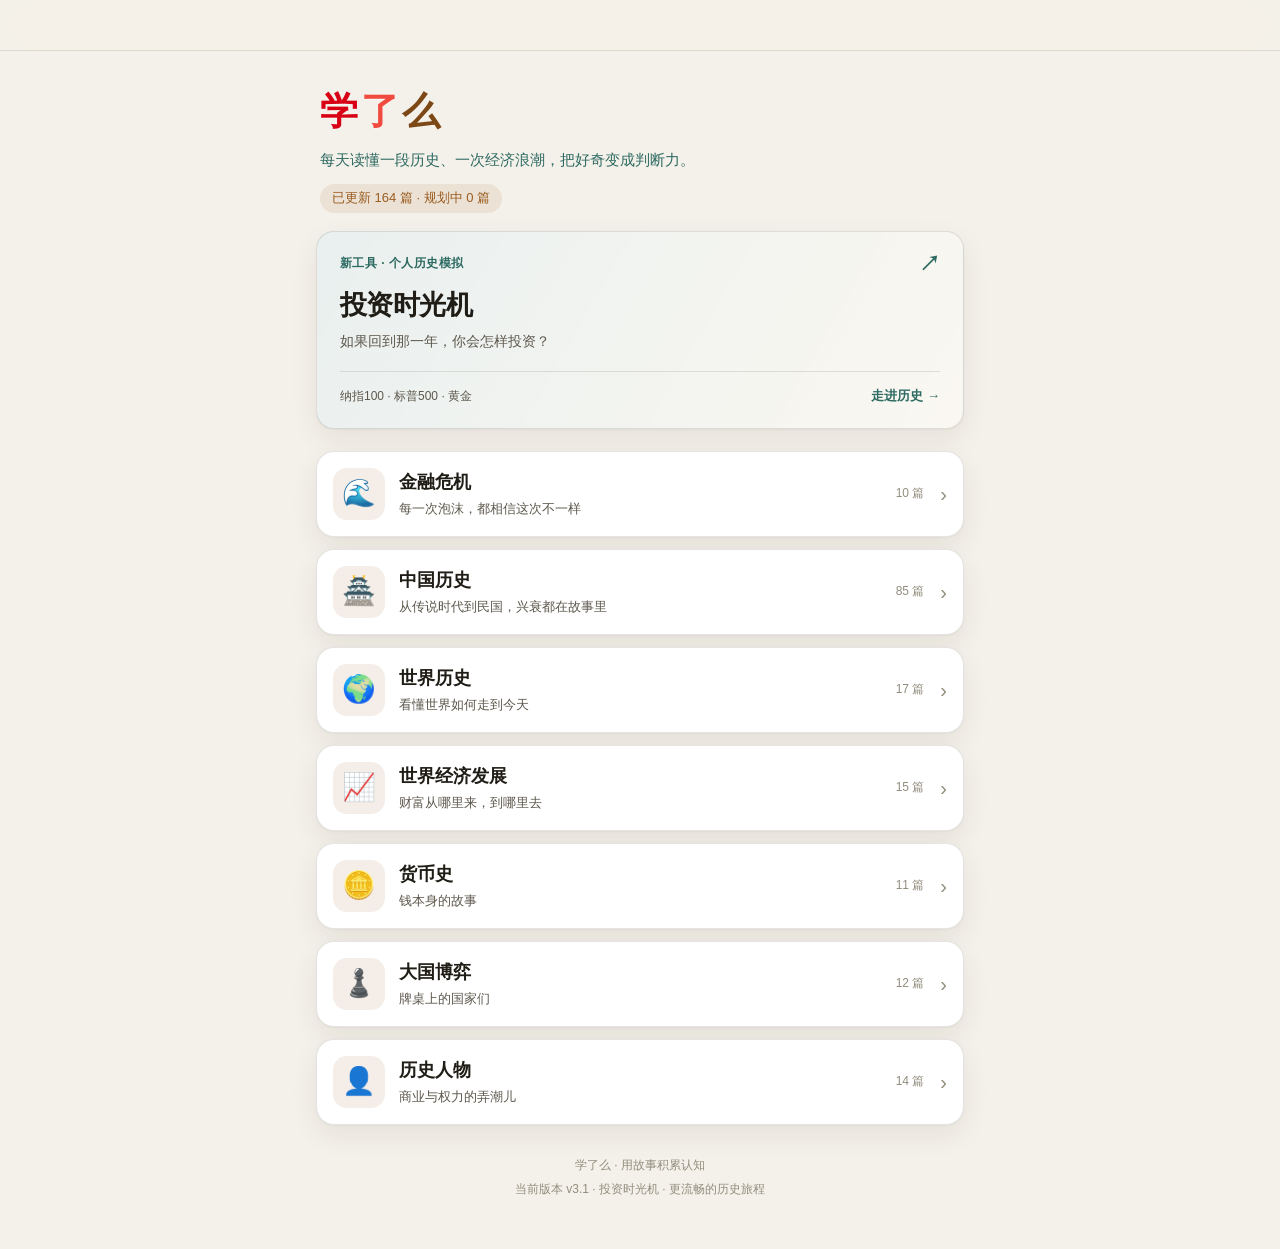
<file: index.html>
<!DOCTYPE html>
<html lang="zh-CN">
<head>
  <meta charset="UTF-8">
  <meta name="viewport" content="width=device-width, initial-scale=1, viewport-fit=cover">
  <title>学了么</title>
  <meta name="description" content="每天读懂一段历史、一次经济浪潮，把好奇变成判断力。">

  <!-- PWA -->
  <link rel="manifest" href="./manifest.webmanifest?v=3.1">
  <meta name="theme-color" media="(prefers-color-scheme: light)" content="#F4F1EA">
  <meta name="theme-color" media="(prefers-color-scheme: dark)" content="#131315">

  <!-- iPhone 添加到主屏幕 -->
  <meta name="apple-mobile-web-app-capable" content="yes">
  <meta name="mobile-web-app-capable" content="yes">
  <meta name="apple-mobile-web-app-status-bar-style" content="default">
  <meta name="apple-mobile-web-app-title" content="学了么">
  <link rel="apple-touch-icon" href="./apple-touch-icon-v2.png">
  <link rel="icon" type="image/png" sizes="192x192" href="./icon-192-v2.png">

  <link rel="stylesheet" href="./styles.css?v=3.1">
</head>
<body>
  <!-- 顶栏 -->
  <div class="top-bar">
    <div class="top-bar-inner">
      <div id="back-slot" class="top-spacer"></div>
      <div id="top-title" class="top-title"></div>
      <div class="top-spacer"></div>
    </div>
  </div>

  <!-- 页面内容 -->
  <main id="app">
    <noscript><div class="empty-tip">请在浏览器中启用 JavaScript 后使用。</div></noscript>
  </main>

  <!-- 目录数据 -->
  <script src="./data.js?v=3.1"></script>
  <!-- 各分类内容（按批次更新，替换对应文件即可） -->
  <script src="./content-crisis.js"></script>
  <script src="./content-china.js"></script>
  <script src="./content-biographies.js?v=3.1"></script>
  <script src="./content-worldhist.js?v=3.1"></script>
  <script src="./content-econ.js?v=3.1"></script>
  <script src="./content-money.js?v=3.1"></script>
  <script src="./content-powers.js?v=3.1"></script>
  <script src="./content-people.js?v=3.1"></script>
  <!-- 导航与渲染 -->
  <script src="./app.js?v=3.1"></script>

  <!-- 离线缓存 -->
  <script>
    if ("serviceWorker" in navigator) {
      window.addEventListener("load", function () {
        // v12曾把所有路径都导航到首页；接管后修正首次访问投资页的旧响应。
        var legacyInvest = /\/invest\/(?:index\.html)?$/.test(location.pathname);
        navigator.serviceWorker.register((legacyInvest ? "../" : "./") + "sw.js?v=14").catch(function () {});
        if (legacyInvest) navigator.serviceWorker.addEventListener("controllerchange", function () { location.reload(); }, { once: true });
      });
    }
  </script>
</body>
</html>
</file>
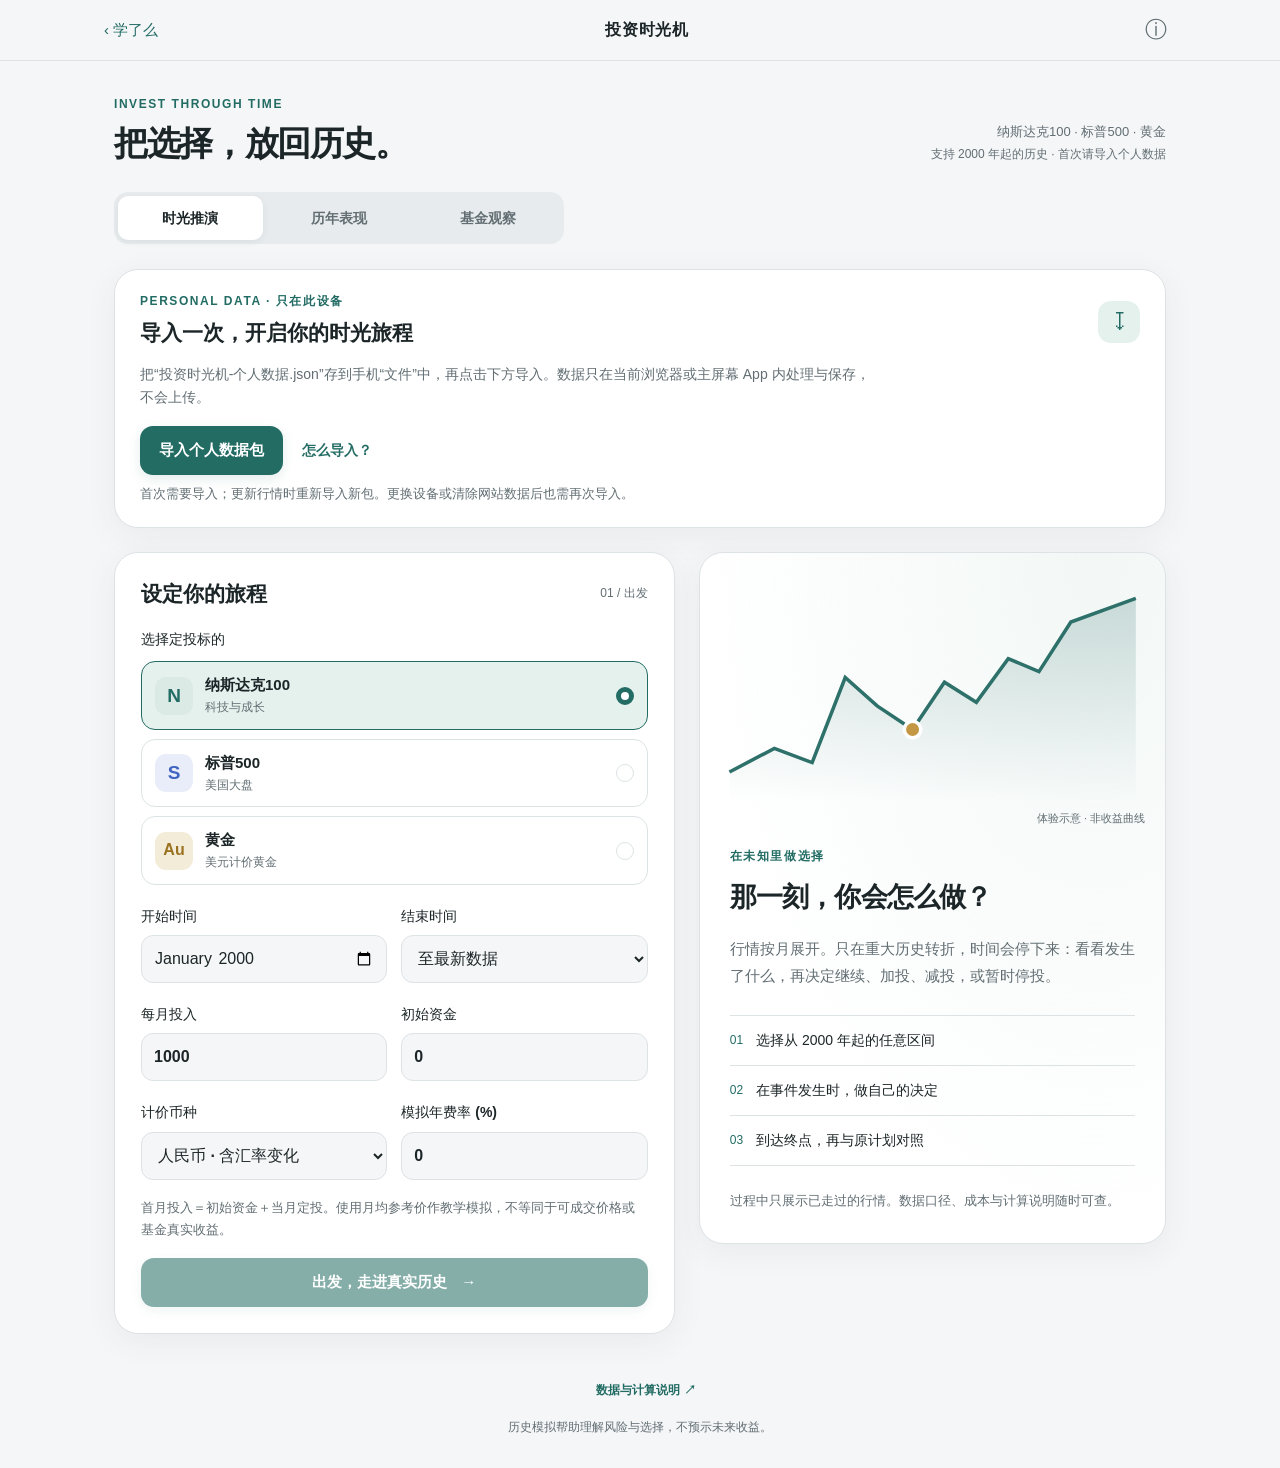
<file: invest/index.html>
<!doctype html>
<html lang="zh-CN">
<head>
  <meta charset="utf-8">
  <meta name="viewport" content="width=device-width,initial-scale=1,viewport-fit=cover">
  <meta name="theme-color" content="#f5f6f8">
  <meta name="description" content="从2000年出发，在纳斯达克100、标普500与黄金的真实历史里，亲自做一次投资选择。">
  <title>投资时光机 · 学了么</title>
  <link rel="icon" href="../icon-192-v2.png">
  <link rel="apple-touch-icon" href="../apple-touch-icon-v2.png">
  <link rel="manifest" href="../manifest.webmanifest?v=3.1">
  <link rel="stylesheet" href="./invest.css?v=3.1">
</head>
<body>
  <header class="topbar"><div class="topbar-inner"><a class="back" href="../#/" aria-label="返回学了么首页">‹ 学了么</a><span class="wordmark">投资时光机</span><button class="icon-button" id="method-button" aria-label="查看数据与计算说明">ⓘ</button></div></header>
  <main class="workspace">
    <div class="intro"><div><p class="eyebrow">INVEST THROUGH TIME</p><h1>把选择，放回历史。</h1></div><p class="intro-copy">纳斯达克100 · 标普500 · 黄金<br><span id="coverage">正在读取历史数据…</span></p></div>
    <nav class="tabs" aria-label="投资工具"><button type="button" class="tab active" data-tab="journey" aria-current="page">时光推演</button><button type="button" class="tab" data-tab="annual">历年表现</button><button type="button" class="tab" data-tab="funds">基金观察</button></nav>
    <section class="surface import-card" id="import-card" aria-labelledby="import-title">
      <div class="import-heading"><div><p class="eyebrow">PERSONAL DATA · 只在此设备</p><h2 id="import-title">导入一次，开启你的时光旅程</h2></div><span class="privacy-mark" aria-hidden="true">↧</span></div>
      <p id="import-description">把“投资时光机-个人数据.json”存到手机“文件”中，再点击下方导入。数据只在当前浏览器或主屏幕 App 内处理与保存，不会上传。</p>
      <div class="import-actions"><label class="primary import-label" for="data-file"><span id="import-label">导入个人数据包</span><input id="data-file" type="file" accept=".json,application/json"></label><button class="text-button" id="export-data" type="button" hidden>备份当前数据</button><button class="text-button" id="import-help" type="button">怎么导入？</button></div>
      <p id="import-message" class="field-note" role="status">首次需要导入；更新行情时重新导入新包。更换设备或清除网站数据后也需再次导入。</p>
      <p id="import-error" class="error" role="alert" hidden></p>
    </section>
    <div id="load-status" class="status" role="status">正在检查此设备保存的数据…</div>
    <section id="journey-panel" class="panel" aria-label="时光推演">
      <div class="setup-layout" id="setup-layout">
        <form id="setup-form" class="surface setup">
          <div class="section-heading"><h2>设定你的旅程</h2><span class="small muted">01 / 出发</span></div>
          <fieldset class="asset-field"><legend>选择定投标的</legend><div class="asset-options">
            <label class="asset-choice nasdaq"><input type="radio" name="asset" value="nasdaq" checked><span class="asset-icon">N</span><span><b>纳斯达克100</b><small>科技与成长</small></span><span class="radio-mark"></span></label>
            <label class="asset-choice sp500"><input type="radio" name="asset" value="sp500"><span class="asset-icon">S</span><span><b>标普500</b><small>美国大盘</small></span><span class="radio-mark"></span></label>
            <label class="asset-choice gold"><input type="radio" name="asset" value="gold"><span class="asset-icon">Au</span><span><b>黄金</b><small>美元计价黄金</small></span><span class="radio-mark"></span></label>
          </div></fieldset>
          <div class="date-grid">
            <div class="date-field"><label for="start-month">开始时间</label><input id="start-month" type="month" value="2000-01" min="2000-01" required></div>
            <div class="date-field"><label for="end-mode">结束时间</label><select id="end-mode"><option value="latest">至最新数据</option><option value="custom">自选结束月份</option></select><label id="custom-end-wrap" class="custom-end" hidden><span class="sr-only">结束月份</span><input id="end-month" type="month" value="2013-12" min="2000-01"></label></div>
          </div>
          <div class="money-grid"><label>每月投入<input id="monthly" type="number" min="0" max="100000000" step="any" value="1000" inputmode="decimal" required></label><label>初始资金<input id="initial" type="number" min="0" max="100000000" step="any" value="0" inputmode="decimal" required></label></div>
          <div class="option-row"><label>计价币种<select id="currency"><option value="CNY">人民币 · 含汇率变化</option><option value="USD">美元</option></select></label><label>模拟年费率 (%)<input id="fee" type="number" min="0" max="10" step="any" value="0" inputmode="decimal"></label></div>
          <p class="field-note">首月投入＝初始资金＋当月定投。使用月均参考价作教学模拟，不等同于可成交价格或基金真实收益。</p>
          <p id="form-error" class="error" role="alert" hidden></p>
          <button id="start-button" class="primary wide" type="submit" disabled><span>出发，走进真实历史</span><span aria-hidden="true">→</span></button>
        </form>
        <aside class="journey-intro surface"><div class="orbit-chart" aria-hidden="true"><svg viewBox="0 0 360 190"><defs><linearGradient id="introFill" x1="0" y1="0" x2="0" y2="1"><stop stop-color="#2e716a" stop-opacity=".22"/><stop offset="1" stop-color="#2e716a" stop-opacity="0"/></linearGradient></defs><path d="M8 160 L46 140 L78 152 L106 80 L133 104 L163 124 L190 84 L217 101 L244 64 L270 75 L297 33 L352 13 L352 185 L8 185Z" fill="url(#introFill)"/><path d="M8 160 L46 140 L78 152 L106 80 L133 104 L163 124 L190 84 L217 101 L244 64 L270 75 L297 33 L352 13" fill="none" stroke="#2e716a" stroke-width="3"/><circle cx="163" cy="124" r="7" fill="#c49745" stroke="#fff" stroke-width="3"/></svg><span>体验示意 · 非收益曲线</span></div><p class="eyebrow">在未知里做选择</p><h2>那一刻，你会怎么做？</h2><p>行情按月展开。只在重大历史转折，时间会停下来：看看发生了什么，再决定继续、加投、减投，或暂时停投。</p><div class="intro-steps"><div><span>01</span><p>选择从 2000 年起的任意区间</p></div><div><span>02</span><p>在事件发生时，做自己的决定</p></div><div><span>03</span><p>到达终点，再与原计划对照</p></div></div><p class="field-note">过程中只展示已走过的行情。数据口径、成本与计算说明随时可查。</p></aside>
      </div>
      <section id="playback" hidden aria-label="历史旅程">
        <div class="journey-header"><div><p class="eyebrow" id="journey-label"></p><h2 id="current-month">2000 年 1 月</h2><p class="muted" id="journey-range"></p></div><button class="text-button" id="restart-button">重新设定</button></div>
        <div class="metrics" id="journey-metrics"></div>
        <div class="surface chart-surface"><div class="chart-heading"><h3>你的资产旅程</h3><div class="chart-legend"><span class="legend-value">账户资产</span><span class="legend-capital">累计投入</span><span class="legend-baseline" id="baseline-legend" hidden>原计划资产</span></div></div><div id="journey-chart" class="chart" role="img" aria-label="资产变化曲线"></div><div class="play-progress"><div id="progress-bar"></div></div><div class="play-controls"><div class="control-buttons"><button class="primary" id="play-button">暂停</button><button class="secondary" id="next-event-button">到下一节点</button><button class="secondary" id="adjust-button">调整月投</button></div><label class="speed-label">速度<select id="speed"><option value="220">1×</option><option value="44">5×</option></select></label></div><p class="field-note" id="play-note" aria-live="polite"></p></div>
        <div id="decision-log" class="decision-log" hidden></div>
        <div id="results" hidden></div>
      </section>
    </section>
    <section id="annual-panel" class="panel" hidden aria-label="历年表现"><div class="surface annual-surface"><div class="section-heading"><div><p class="eyebrow">THE LONG VIEW</p><h2>三种资产，放在一起看</h2></div><label>计价<select id="annual-currency"><option value="CNY">人民币</option><option value="USD">美元</option></select></label></div><p class="muted">年度价格变化，不含定投入金。人民币口径同时反映资产价格和汇率变化。</p><div id="annual-chart" class="annual-chart"></div><div id="annual-table" class="table-wrap"></div></div></section>
    <section id="funds-panel" class="panel" hidden aria-label="基金观察"><div class="section-heading"><div><p class="eyebrow">QDII WATCH</p><h2>先看清楚，再做选择</h2></div></div><p class="muted">个人数据包内的基金快照，不是实时查询。点击基金名称可打开天天基金核对最新状态。黄金推演采用金价，不等同于任何黄金基金。</p><p id="fund-status" class="data-stamp"></p><div class="fund-controls"><label class="sr-only" for="fund-search">搜索基金名称或代码</label><input id="fund-search" type="search" placeholder="搜索基金名称或代码"><label class="sr-only" for="fund-index">跟踪指数</label><select id="fund-index"><option value="all">全部指数</option><option value="nasdaq">纳斯达克100</option><option value="sp500">标普500</option></select><label class="sr-only" for="fund-state">申购状态</label><select id="fund-state"><option value="all">全部状态</option><option value="open">可申购</option><option value="paused">暂停申购</option></select></div><div id="fund-list"></div><p class="field-note">限额可能因销售渠道与份额类别不同而异，实际以基金公司公告和下单页面为准。申购费为页面展示费率，不包含管理费、托管费、销售服务费等全部成本。</p></section>
    <footer class="data-footer"><span id="data-stamp"></span><button class="text-button" id="footer-method">数据与计算说明 ↗</button><p>历史模拟帮助理解风险与选择，不预示未来收益。</p></footer>
  </main>
  <dialog id="event-dialog" class="event-dialog" aria-labelledby="event-title">
    <div class="dialog-inner">
      <button class="dialog-close" id="event-close" aria-label="关闭并保持暂停">×</button>
      <div class="event-scroll"><p class="eyebrow" id="event-date"></p><h2 id="event-title"></h2><div id="event-content"></div><div class="event-stats" id="event-stats"></div><p class="decision-question" id="event-question"></p></div>
      <form id="adjust-form" hidden><label>之后每月投入<span class="input-with-unit"><input id="adjust-amount" type="number" min="0" max="100000000" step="any" inputmode="decimal" required><span id="adjust-unit">元</span></span></label><p class="field-note" id="adjust-effective"></p><p id="adjust-error" class="error" role="alert" hidden></p><button class="primary wide" type="submit">确认调整，继续旅程</button></form>
      <div class="dialog-actions" id="event-actions"><button class="primary" id="event-continue">看看接下来会怎样</button><button class="secondary" id="event-adjust">调整后续月投金额</button></div>
    </div>
  </dialog>
  <dialog id="method-dialog" class="method-dialog" aria-labelledby="method-title"><div class="dialog-inner"><button class="dialog-close" id="method-close" aria-label="关闭说明">×</button><p class="eyebrow">透明的数字，才有参考价值</p><h2 id="method-title">数据与计算说明</h2><div id="method-content"></div></div></dialog>
  <script src="./engine.js?v=3.1"></script><script src="./data-store.js?v=3.1"></script><script src="./events.js?v=3.1"></script><script src="./invest.js?v=3.1"></script>
  <script>if('serviceWorker' in navigator){navigator.serviceWorker.register('../sw.js?v=14').catch(function(){});}</script>
</body>
</html>
</file>
<file: styles.css>
/* ==========================================================
   学了么 · 样式表
   苹果风：大标题 / 卡片 / 留白 / 毛玻璃 / 自动深色模式
   ========================================================== */

:root {
  --bg: #F4F1EA;
  --bg-header: rgba(244, 241, 234, 0.82);
  --card: #FFFFFF;
  --card-2: #FAF8F3;
  --ink: #201D17;
  --ink-2: #5D584D;
  --ink-3: #938D7E;
  --hairline: rgba(60, 52, 36, 0.13);
  --accent: #9A5B1F;
  --accent-deep: #7C4816;
  --accent-soft: rgba(154, 91, 31, 0.10);
  --red: #B3403A;
  --red-soft: rgba(179, 64, 58, 0.10);
  --green: #3E7A4E;
  --brand-red: #D70015;
  --brand-coral: #F04B3E;
  --hero-copy: #2D6A62;
  --shadow: 0 1px 2px rgba(45, 35, 12, 0.04), 0 10px 28px rgba(45, 35, 12, 0.07);
  --radius: 18px;
}

@media (prefers-color-scheme: dark) {
  :root {
    --bg: #131315;
    --bg-header: rgba(19, 19, 21, 0.80);
    --card: #1E1E22;
    --card-2: #242428;
    --ink: #EDEAE2;
    --ink-2: #A6A093;
    --ink-3: #6F6A5E;
    --hairline: rgba(237, 230, 210, 0.12);
    --accent: #E0A45C;
    --accent-deep: #F0BC7E;
    --accent-soft: rgba(224, 164, 92, 0.13);
    --red: #E07A6E;
    --red-soft: rgba(224, 122, 110, 0.13);
    --green: #8CC79B;
    --brand-red: #FF5B5F;
    --brand-coral: #FF9A72;
    --hero-copy: #82C9BC;
    --shadow: 0 1px 2px rgba(0, 0, 0, 0.25), 0 10px 28px rgba(0, 0, 0, 0.35);
  }
}

* { margin: 0; padding: 0; box-sizing: border-box; }

html { -webkit-text-size-adjust: 100%; }

body {
  font-family: -apple-system, BlinkMacSystemFont, "SF Pro Text", "PingFang SC",
    "Hiragino Sans GB", "Microsoft YaHei", sans-serif;
  background: var(--bg);
  color: var(--ink);
  line-height: 1.6;
  -webkit-font-smoothing: antialiased;
  overscroll-behavior-y: none;
}

/* ---------- 首页：独立投资工具入口，不改变原有阅读卡片 ---------- */
.time-machine-card{display:block;color:var(--ink);text-decoration:none;background:linear-gradient(120deg,rgba(45,106,98,.10),rgba(193,158,80,.08)),var(--card);border:1px solid var(--hairline);border-radius:var(--radius);padding:21px 23px;margin-bottom:22px;box-shadow:var(--shadow);transition:transform .15s}
.time-machine-card:active{transform:scale(.985)}
.time-machine-card:focus-visible{outline:3px solid var(--hero-copy);outline-offset:4px}
.time-machine-top{display:flex;justify-content:space-between;align-items:center;color:var(--hero-copy);font-size:12px;letter-spacing:.04em;font-weight:600}
.time-machine-top>span:last-child{font-size:21px;line-height:1}
.time-machine-title{font-size:27px;font-weight:700;letter-spacing:-.02em;margin:10px 0 3px}
.time-machine-card>p{font-size:14px;color:var(--ink-2)}
.time-machine-bottom{display:flex;align-items:center;justify-content:space-between;gap:10px;margin-top:19px;padding-top:14px;border-top:1px solid var(--hairline);font-size:12px;color:var(--ink-2)}
.time-machine-bottom b{color:var(--hero-copy);font-size:13px;white-space:nowrap}
@media(max-width:360px){.time-machine-card{padding:18px}.time-machine-bottom{align-items:start;flex-direction:column}.time-machine-title{font-size:25px}}

/* ---------- 顶栏（毛玻璃） ---------- */
.top-bar {
  position: sticky;
  top: 0;
  z-index: 50;
  background: var(--bg-header);
  -webkit-backdrop-filter: saturate(180%) blur(20px);
  backdrop-filter: saturate(180%) blur(20px);
  border-bottom: 0.5px solid var(--hairline);
  padding-top: env(safe-area-inset-top);
}
.top-bar-inner {
  max-width: 680px;
  margin: 0 auto;
  height: 50px;
  display: flex;
  align-items: center;
  padding: 0 12px;
  gap: 8px;
}
.back-btn {
  display: inline-flex;
  align-items: center;
  gap: 2px;
  color: var(--accent);
  font-size: 16px;
  font-weight: 500;
  text-decoration: none;
  padding: 6px 8px;
  border-radius: 10px;
  min-width: 72px;
}
.back-btn:active { background: var(--accent-soft); }
.back-btn .chev { font-size: 22px; line-height: 1; transform: translateY(-1px); }
.top-title {
  flex: 1;
  text-align: center;
  font-size: 16px;
  font-weight: 600;
  white-space: nowrap;
  overflow: hidden;
  text-overflow: ellipsis;
}
.top-spacer { min-width: 72px; }

/* ---------- 页面容器 ---------- */
#app {
  max-width: 680px;
  margin: 0 auto;
  padding: 0 16px calc(48px + env(safe-area-inset-bottom));
}
.view { animation: fadein 0.28s ease; }
@keyframes fadein {
  from { opacity: 0; transform: translateY(6px); }
  to   { opacity: 1; transform: none; }
}

/* ---------- 首页 ---------- */
.hero { padding: 30px 4px 18px; }
.hero h1 {
  font-family: "Songti SC", "STSong", "Noto Serif CJK SC", serif;
  font-size: 38px;
  font-weight: 900;
  letter-spacing: 2px;
  display: inline-flex;
  gap: 1px;
  color: var(--brand-red);
  text-shadow: 0 1px 0 rgba(255, 255, 255, 0.45);
}
.hero h1 span:nth-child(2) { color: var(--brand-coral); }
.hero h1 span:nth-child(3) { color: var(--accent-deep); }
.hero p {
  margin-top: 6px;
  color: var(--hero-copy);
  font-size: 15px;
  font-weight: 550;
}
.hero .progress {
  display: inline-block;
  margin-top: 12px;
  font-size: 13px;
  color: var(--accent);
  background: var(--accent-soft);
  padding: 4px 12px;
  border-radius: 999px;
  font-weight: 500;
}

.cat-card {
  display: flex;
  align-items: center;
  gap: 14px;
  background: var(--card);
  border: 0.5px solid var(--hairline);
  border-radius: var(--radius);
  box-shadow: var(--shadow);
  padding: 16px;
  margin-bottom: 12px;
  cursor: pointer;
  -webkit-tap-highlight-color: transparent;
  transition: transform 0.12s ease;
}
.cat-card:active { transform: scale(0.98); }
.cat-emoji {
  width: 52px;
  height: 52px;
  border-radius: 14px;
  background: var(--accent-soft);
  display: flex;
  align-items: center;
  justify-content: center;
  font-size: 27px;
  flex-shrink: 0;
}
.cat-info { flex: 1; min-width: 0; }
.cat-info .name { font-size: 18px; font-weight: 700; }
.cat-info .tag { font-size: 13px; color: var(--ink-2); margin-top: 2px; }
.cat-count { font-size: 12px; color: var(--ink-3); white-space: nowrap; }
.chevron { color: var(--ink-3); font-size: 20px; margin-left: 2px; }

.home-foot {
  text-align: center;
  color: var(--ink-3);
  font-size: 12px;
  margin-top: 28px;
  line-height: 2;
}

/* ---------- 列表页 ---------- */
.page-head { padding: 26px 4px 16px; }
.page-head h1 {
  font-family: "Songti SC", "STSong", "Noto Serif CJK SC", serif;
  font-size: 30px;
  font-weight: 900;
  letter-spacing: 1px;
}
.page-head p { margin-top: 5px; color: var(--ink-2); font-size: 14px; }

.row-card {
  display: flex;
  align-items: center;
  gap: 13px;
  background: var(--card);
  border: 0.5px solid var(--hairline);
  border-radius: 16px;
  box-shadow: var(--shadow);
  padding: 14px 15px;
  margin-bottom: 10px;
  cursor: pointer;
  -webkit-tap-highlight-color: transparent;
  transition: transform 0.12s ease;
}
.row-card:active { transform: scale(0.985); }
.row-card.soon { cursor: default; box-shadow: none; }
.row-card.soon:active { transform: none; }
.row-card.soon .row-title { color: var(--ink-3); }
.year-badge {
  flex-shrink: 0;
  min-width: 62px;
  text-align: center;
  font-size: 12px;
  font-weight: 600;
  color: var(--accent);
  background: var(--accent-soft);
  border-radius: 9px;
  padding: 5px 7px;
  line-height: 1.35;
}
.row-card.soon .year-badge { color: var(--ink-3); background: var(--card-2); }
.event-meta {
  flex-shrink: 0;
  width: 82px;
  overflow: hidden;
  text-align: center;
  color: var(--accent);
  background: var(--accent-soft);
  border-radius: 11px;
}
.country-mark {
  min-height: 31px;
  display: flex;
  align-items: center;
  justify-content: center;
  gap: 5px;
  padding: 4px 7px 3px;
  background: rgba(255, 255, 255, 0.46);
  border-bottom: 0.5px solid var(--hairline);
}
.country-flag {
  font-size: 17px;
  line-height: 1;
}
.country-name {
  font-size: 10px;
  font-weight: 650;
  line-height: 1;
}
.event-year {
  padding: 5px 5px 6px;
  font-size: 11px;
  font-weight: 650;
  line-height: 1.2;
  white-space: nowrap;
}
.row-card.soon .event-meta {
  color: var(--ink-3);
  background: var(--card-2);
}
.row-card.soon .country-mark { background: transparent; }
.row-main { flex: 1; min-width: 0; }
.row-title { font-size: 16.5px; font-weight: 650; line-height: 1.4; }
.row-sub {
  font-size: 12.5px;
  color: var(--ink-2);
  margin-top: 2px;
  overflow: hidden;
  display: -webkit-box;
  -webkit-line-clamp: 2;
  -webkit-box-orient: vertical;
}
.badge-soon {
  flex-shrink: 0;
  font-size: 11px;
  color: var(--ink-3);
  border: 1px solid var(--hairline);
  border-radius: 999px;
  padding: 3px 9px;
  white-space: nowrap;
}

/* ---------- 文章页 ---------- */
.article { padding-top: 26px; }
.article .kicker {
  font-size: 13px;
  font-weight: 600;
  color: var(--accent);
  letter-spacing: 1px;
}
.article h1.a-title {
  font-family: "Songti SC", "STSong", "Noto Serif CJK SC", serif;
  font-size: 31px;
  font-weight: 900;
  line-height: 1.3;
  margin-top: 6px;
  letter-spacing: 1px;
}
.a-meta {
  display: flex;
  flex-wrap: wrap;
  gap: 6px 14px;
  margin: 12px 0 6px;
  font-size: 12.5px;
  color: var(--ink-3);
}
.a-body { margin-top: 14px; }
.a-body p {
  font-size: 17px;
  line-height: 1.95;
  margin: 0 0 1.15em;
  letter-spacing: 0.01em;
}
.a-body h2 {
  font-size: 20px;
  font-weight: 800;
  margin: 1.7em 0 0.75em;
  padding-left: 12px;
  border-left: 4px solid var(--accent);
  line-height: 1.4;
}
.a-body strong { font-weight: 700; }
.a-body .note {
  display: block;
  background: var(--card-2);
  border: 0.5px solid var(--hairline);
  border-radius: 14px;
  padding: 12px 15px;
  margin: 0 0 1.15em;
  font-size: 13.5px;
  line-height: 1.8;
  color: var(--ink-2);
}
.a-body .note b { color: var(--ink); }

/* 插图 */
figure.fig {
  background: var(--card);
  border: 0.5px solid var(--hairline);
  border-radius: 16px;
  box-shadow: var(--shadow);
  padding: 16px 10px 12px;
  margin: 0 0 1.3em;
}
figure.fig svg { width: 100%; height: auto; display: block; }
figure.fig figcaption {
  text-align: center;
  font-size: 12.5px;
  color: var(--ink-3);
  margin-top: 8px;
  line-height: 1.6;
  padding: 0 8px;
}

/* 图表元素（SVG 内通用类） */
.cx-line { stroke: var(--accent); stroke-width: 2.5; fill: none; stroke-linejoin: round; stroke-linecap: round; }
.cx-line-red { stroke: var(--red); stroke-width: 2.5; fill: none; stroke-linejoin: round; stroke-linecap: round; }
.cx-area { fill: var(--accent); opacity: 0.08; }
.cx-axis { stroke: var(--hairline); stroke-width: 1; }
.cx-grid { stroke: var(--hairline); stroke-width: 0.5; stroke-dasharray: 3 4; }
.cx-dot { fill: var(--accent); stroke: var(--card); stroke-width: 2; }
.cx-dot-red { fill: var(--red); stroke: var(--card); stroke-width: 2; }
.cx-lab { font-size: 11px; fill: var(--ink-2); }
.cx-lab-s { font-size: 12px; font-weight: 600; fill: var(--ink); }
.cx-lab-a { font-size: 11.5px; font-weight: 600; fill: var(--accent); }
.cx-lab-r { font-size: 11.5px; font-weight: 600; fill: var(--red); }
.cx-dash { stroke: var(--ink-3); stroke-width: 1; stroke-dasharray: 3 4; }
.cx-box { fill: var(--card-2); stroke: var(--hairline); stroke-width: 1; rx: 12; }
.cx-box-a { fill: var(--accent-soft); stroke: var(--accent); stroke-width: 1; rx: 12; }
.cx-box-r { fill: var(--red-soft); stroke: var(--red); stroke-width: 1; rx: 12; }
.cx-flow { stroke: var(--ink-3); stroke-width: 1.5; fill: none; }
.cx-flow-r { stroke: var(--red); stroke-width: 1.5; fill: none; }
.cx-tri { fill: var(--ink-3); }
.cx-tri-r { fill: var(--red); }
.cx-btxt { font-size: 13px; font-weight: 600; fill: var(--ink); }
.cx-btxt2 { font-size: 10.5px; fill: var(--ink-2); }

/* ---------- 文末固定模块 ---------- */
.mod { margin-top: 34px; }
.mod-head {
  display: flex;
  align-items: center;
  gap: 8px;
  font-size: 19px;
  font-weight: 800;
  margin-bottom: 14px;
}
.mod-head .sub { font-size: 12px; color: var(--ink-3); font-weight: 400; margin-left: 2px; }

/* 时间线 */
.tl-scroll {
  overflow-x: auto;
  -webkit-overflow-scrolling: touch;
  background: var(--card);
  border: 0.5px solid var(--hairline);
  border-radius: 16px;
  box-shadow: var(--shadow);
  padding: 6px 0;
}
.tl-scroll::-webkit-scrollbar { display: none; }
.tl-scroll svg { display: block; }
.tl-line { stroke: var(--accent); stroke-width: 2; opacity: 0.35; }
.tl-dot { fill: var(--accent); stroke: var(--card); stroke-width: 2.5; }
.tl-year { font-size: 12.5px; font-weight: 700; fill: var(--accent); }
.tl-lab { font-size: 11.5px; fill: var(--ink-2); }
.tl-hint { text-align: center; font-size: 11px; color: var(--ink-3); margin-top: 6px; }

/* 人物卡片 */
.person-card {
  display: flex;
  gap: 13px;
  background: var(--card);
  border: 0.5px solid var(--hairline);
  border-radius: 16px;
  box-shadow: var(--shadow);
  padding: 14px 15px;
  margin-bottom: 10px;
}
.person-avatar {
  flex-shrink: 0;
  width: 46px;
  height: 46px;
  border-radius: 50%;
  background: var(--accent-soft);
  color: var(--accent);
  font-family: "Songti SC", "STSong", serif;
  font-size: 21px;
  font-weight: 800;
  display: flex;
  align-items: center;
  justify-content: center;
}
.person-main { flex: 1; min-width: 0; }
.person-name-row { display: flex; align-items: baseline; gap: 8px; flex-wrap: wrap; }
.person-name { font-size: 16px; font-weight: 700; }
.person-years { font-size: 12px; color: var(--ink-3); font-weight: 400; }
.person-role {
  font-size: 11px;
  color: var(--accent);
  background: var(--accent-soft);
  padding: 2px 8px;
  border-radius: 999px;
  font-weight: 500;
}
.person-desc { font-size: 13.5px; color: var(--ink-2); line-height: 1.75; margin-top: 4px; }

/* 启示 */
.insight-card {
  background: var(--card);
  border: 0.5px solid var(--hairline);
  border-left: 4px solid var(--accent);
  border-radius: 14px;
  box-shadow: var(--shadow);
  padding: 13px 16px;
  margin-bottom: 10px;
}
.insight-card .t { font-size: 15px; font-weight: 700; }
.insight-card .d { font-size: 13.5px; color: var(--ink-2); line-height: 1.8; margin-top: 4px; }

/* 继续探索 · 问 ChatGPT */
.explore-card {
  position: relative;
  isolation: isolate;
  overflow: hidden;
  margin-top: 38px;
  padding: 22px 20px 18px;
  border: 0.5px solid rgba(45, 106, 98, 0.20);
  border-radius: 24px;
  background:
    radial-gradient(circle at 88% 4%, rgba(240, 176, 87, 0.20), transparent 31%),
    linear-gradient(145deg, rgba(255, 255, 255, 0.98), rgba(239, 247, 244, 0.94));
  box-shadow: 0 1px 2px rgba(28, 70, 63, 0.05), 0 16px 38px rgba(34, 78, 70, 0.11);
}
.explore-card::before {
  content: "";
  position: absolute;
  z-index: -1;
  width: 170px;
  height: 170px;
  left: -86px;
  bottom: -104px;
  border-radius: 50%;
  background: rgba(45, 106, 98, 0.08);
  filter: blur(2px);
}
.explore-card::after {
  content: "";
  position: absolute;
  top: 0;
  left: 28px;
  right: 28px;
  height: 1px;
  background: linear-gradient(90deg, transparent, rgba(255, 255, 255, 0.92), transparent);
}
.explore-heading {
  display: flex;
  align-items: center;
  gap: 13px;
}
.explore-orb {
  width: 44px;
  height: 44px;
  flex: 0 0 44px;
  display: grid;
  place-items: center;
  border-radius: 14px;
  color: #FFFFFF;
  font-size: 19px;
  background: linear-gradient(145deg, #39786E, #1F554F);
  box-shadow: inset 0 1px 0 rgba(255, 255, 255, 0.24), 0 7px 18px rgba(31, 85, 79, 0.22);
}
.explore-eyebrow {
  color: var(--hero-copy);
  font-size: 11px;
  line-height: 1.2;
  font-weight: 750;
  letter-spacing: 0.16em;
}
.explore-heading h2 {
  margin-top: 3px;
  font-family: "Songti SC", "STSong", "Noto Serif CJK SC", serif;
  font-size: 20px;
  line-height: 1.35;
  font-weight: 900;
  letter-spacing: 0.02em;
}
.explore-copy {
  margin-top: 14px;
  color: var(--ink-2);
  font-size: 14px;
  line-height: 1.8;
}
.explore-chips {
  display: flex;
  flex-wrap: wrap;
  gap: 7px;
  margin: 13px 0 16px;
}
.explore-chips span {
  padding: 4px 10px;
  border: 0.5px solid rgba(45, 106, 98, 0.15);
  border-radius: 999px;
  color: var(--hero-copy);
  background: rgba(255, 255, 255, 0.57);
  font-size: 11.5px;
  font-weight: 600;
}
.explore-btn {
  position: relative;
  overflow: hidden;
  min-height: 58px;
  display: flex;
  align-items: center;
  gap: 12px;
  padding: 9px 10px 9px 12px;
  border: 0.5px solid rgba(255, 255, 255, 0.20);
  border-radius: 17px;
  color: #FFFFFF;
  text-decoration: none;
  background: linear-gradient(135deg, #2F7168, #164B46 72%);
  box-shadow: inset 0 1px 0 rgba(255, 255, 255, 0.18), 0 9px 22px rgba(22, 75, 70, 0.22);
  -webkit-tap-highlight-color: transparent;
  transition: transform 0.16s ease, box-shadow 0.16s ease;
}
.explore-btn::before {
  content: "";
  position: absolute;
  inset: 0;
  pointer-events: none;
  background: linear-gradient(115deg, rgba(255, 255, 255, 0.12), transparent 37%);
}
.explore-btn:active {
  transform: scale(0.982);
  box-shadow: inset 0 1px 0 rgba(255, 255, 255, 0.14), 0 4px 12px rgba(22, 75, 70, 0.20);
}
.explore-btn:focus-visible {
  outline: 3px solid rgba(45, 106, 98, 0.30);
  outline-offset: 3px;
}
.explore-btn-mark {
  width: 36px;
  height: 36px;
  flex: 0 0 36px;
  display: grid;
  place-items: center;
  border-radius: 11px;
  color: #FFF3D7;
  background: rgba(255, 255, 255, 0.13);
  font-size: 15px;
}
.explore-btn-label {
  flex: 1;
  min-width: 0;
  display: flex;
  align-items: baseline;
  gap: 7px;
}
.explore-btn-label b { font-size: 16px; font-weight: 720; letter-spacing: 0.01em; }
.explore-btn-label small { font-size: 12px; color: rgba(255, 255, 255, 0.70); font-weight: 500; }
.explore-btn-arrow {
  width: 36px;
  height: 36px;
  flex: 0 0 36px;
  display: grid;
  place-items: center;
  border-radius: 50%;
  color: #214F49;
  background: rgba(255, 255, 255, 0.91);
  font-size: 17px;
  font-weight: 700;
}
.explore-note {
  display: flex;
  align-items: center;
  justify-content: center;
  gap: 6px;
  margin-top: 10px;
  color: var(--ink-3);
  font-size: 10.5px;
  line-height: 1.5;
  text-align: center;
}
.explore-note span {
  width: 5px;
  height: 5px;
  flex: 0 0 5px;
  border-radius: 50%;
  background: #4C8D65;
  box-shadow: 0 0 0 3px rgba(76, 141, 101, 0.10);
}

@media (hover: hover) {
  .explore-btn:hover { transform: translateY(-1px); box-shadow: inset 0 1px 0 rgba(255, 255, 255, 0.20), 0 12px 26px rgba(22, 75, 70, 0.25); }
}

@media (prefers-color-scheme: dark) {
  .explore-card {
    border-color: rgba(130, 201, 188, 0.18);
    background:
      radial-gradient(circle at 88% 4%, rgba(224, 164, 92, 0.14), transparent 31%),
      linear-gradient(145deg, rgba(31, 38, 38, 0.98), rgba(23, 31, 31, 0.98));
    box-shadow: 0 1px 2px rgba(0, 0, 0, 0.25), 0 16px 38px rgba(0, 0, 0, 0.35);
  }
  .explore-card::before { background: rgba(130, 201, 188, 0.07); }
  .explore-card::after { background: linear-gradient(90deg, transparent, rgba(255, 255, 255, 0.13), transparent); }
  .explore-chips span { border-color: rgba(130, 201, 188, 0.14); background: rgba(255, 255, 255, 0.045); }
  .explore-btn { background: linear-gradient(135deg, #397D73, #205A54 72%); }
}

@media (prefers-reduced-motion: reduce) {
  .explore-btn { transition: none; }
}

/* 文末上下篇 */
.a-nav { margin-top: 22px; display: grid; gap: 10px; }
.a-nav-btn {
  display: block;
  background: var(--card);
  border: 0.5px solid var(--hairline);
  border-radius: 14px;
  box-shadow: var(--shadow);
  padding: 13px 16px;
  cursor: pointer;
  text-decoration: none;
  color: var(--ink);
  -webkit-tap-highlight-color: transparent;
}
.a-nav-btn:active { transform: scale(0.985); }
.a-nav-btn .dir { font-size: 11.5px; color: var(--ink-3); }
.a-nav-btn .ttl { font-size: 15px; font-weight: 650; color: var(--accent); margin-top: 2px; }

/* ---------- 待更新提示 ---------- */
.toast {
  position: fixed;
  left: 50%;
  bottom: calc(40px + env(safe-area-inset-bottom));
  transform: translateX(-50%) translateY(20px);
  background: var(--ink);
  color: var(--bg);
  font-size: 13.5px;
  padding: 10px 20px;
  border-radius: 999px;
  box-shadow: var(--shadow);
  opacity: 0;
  pointer-events: none;
  transition: opacity 0.25s ease, transform 0.25s ease;
  z-index: 99;
  white-space: nowrap;
}
.toast.show { opacity: 0.94; transform: translateX(-50%) translateY(0); }

/* 空状态 */
.empty-tip {
  text-align: center;
  color: var(--ink-3);
  font-size: 13.5px;
  padding: 40px 20px;
  line-height: 2;
}
</file>
<file: invest/invest.css>
:root{color-scheme:light dark;--bg:#f5f6f8;--card:#fff;--ink:#1c2527;--muted:#626e73;--line:#dde3e5;--soft:#edf2f2;--teal:#226c64;--teal-soft:#e5f1ed;--blue:#4164c1;--gold:#99711f;--negative:#b44242;--shadow:0 8px 32px #233d4310;--radius:24px}
*{box-sizing:border-box}body{margin:0;background:var(--bg);color:var(--ink);font:16px/1.65 -apple-system,BlinkMacSystemFont,"PingFang SC","Microsoft YaHei",sans-serif;-webkit-font-smoothing:antialiased}h1,h2,h3,p{margin:0}button,input,select{font:inherit}button,a,input,select{-webkit-tap-highlight-color:transparent}button,a{touch-action:manipulation}button{cursor:pointer}button:disabled{cursor:wait;opacity:.55}a{color:var(--teal)}button:focus-visible,a:focus-visible{outline:2px solid #71aaa3;outline-offset:2px}input,select{color:var(--ink);width:100%;min-height:48px;background:var(--bg);border:1px solid var(--line);border-radius:12px;padding:10px 12px;min-width:0}input:focus,select:focus{outline:2px solid var(--teal);outline-offset:1px}label{display:block;font-size:14px;font-weight:550}label input,label select{margin-top:7px}fieldset{border:0;margin:0;padding:0;min-width:0}legend{padding:0;font-size:14px;margin-bottom:10px}button{border:0}button.primary,.primary{background:var(--teal);color:white;box-shadow:0 4px 12px #226c6420;border:1px solid transparent}.primary,.secondary{border-radius:13px;min-height:48px;padding:11px 18px;font-weight:600;font-size:15px}.secondary{background:var(--card);border:1px solid var(--line);color:var(--ink)}.primary:hover{filter:brightness(1.07)}.primary:active,.secondary:active{transform:scale(.98)}.wide{width:100%;display:flex;justify-content:center;gap:14px;align-items:center}.muted{color:var(--muted)}.small{font-size:12px}.eyebrow{font-size:12px;letter-spacing:.13em;color:var(--teal);font-weight:650}.field-note{font-size:13px;color:var(--muted);line-height:1.7}.text-button{padding:8px 4px;background:none;color:var(--teal);font-size:14px;font-weight:600;min-height:44px}.status{padding:12px 0;color:var(--muted)}.error{color:var(--negative);font-size:14px;margin:10px 0}[hidden]{display:none!important}.sr-only{position:absolute;width:1px;height:1px;margin:-1px;overflow:hidden;clip:rect(0,0,0,0);white-space:nowrap}
.topbar{position:sticky;top:0;z-index:30;background:color-mix(in srgb,var(--bg) 85%,transparent);backdrop-filter:blur(20px);-webkit-backdrop-filter:blur(20px);border-bottom:1px solid var(--line);padding-top:env(safe-area-inset-top)}.topbar-inner{max-width:1120px;height:60px;display:flex;align-items:center;justify-content:space-between;margin:auto;padding:0 24px}.back{text-decoration:none;font-size:15px}.wordmark{font-size:16px;font-weight:650;letter-spacing:.04em}.icon-button{width:40px;height:40px;color:var(--muted);background:none;font-size:22px}.workspace{max-width:1100px;padding:34px 24px calc(30px + env(safe-area-inset-bottom));margin:auto}.intro{display:flex;justify-content:space-between;align-items:end;gap:18px;margin-bottom:28px}.intro h1{font-size:34px;line-height:1.25;letter-spacing:-.04em;margin-top:7px;font-weight:650}.intro-copy{font-size:13px;color:var(--muted);text-align:right}.intro-copy span{font-size:12px}.tabs{display:flex;padding:4px;gap:4px;border-radius:14px;background:#e7ebed;max-width:450px;margin-bottom:25px}.tab{flex:1;white-space:nowrap;border-radius:10px;background:none;color:var(--muted);padding:9px 15px;min-height:44px;font-size:14px;font-weight:600}.tab.active{background:var(--card);color:var(--ink);box-shadow:0 2px 7px #1b353511}.surface{background:var(--card);border:1px solid var(--line);border-radius:var(--radius);box-shadow:var(--shadow)}.setup-layout{display:grid;grid-template-columns:1.2fr 1fr;gap:24px;align-items:start}.setup{padding:26px}.section-heading{display:flex;align-items:center;justify-content:space-between;gap:16px;margin-bottom:20px}.section-heading h2{font-size:21px;line-height:1.4;font-weight:650}.asset-options{display:grid;gap:9px}.asset-choice{position:relative;display:flex;align-items:center;gap:12px;padding:11px 13px;border:1px solid var(--line);border-radius:14px;cursor:pointer;min-height:68px;background:var(--card)}.asset-choice input{position:absolute;opacity:0;width:1px;height:1px}.asset-choice:has(input:checked){background:var(--teal-soft);border-color:var(--teal)}.asset-choice:has(input:focus-visible){outline:2px solid var(--teal);outline-offset:2px}.asset-icon{width:38px;height:38px;flex:0 0 38px;border-radius:11px;display:grid;place-items:center;color:var(--teal);background:#dceae6;font-size:19px;font-weight:700}.sp500 .asset-icon{background:#e9edf9;color:var(--blue)}.gold .asset-icon{background:#f3ecd8;color:var(--gold);font-size:16px}.asset-choice b{display:block;font-size:15px}.asset-choice small{display:block;font-size:12px;color:var(--muted);font-weight:400}.radio-mark{margin-left:auto;width:18px;height:18px;border:1px solid var(--line);border-radius:50%}.asset-choice:has(input:checked) .radio-mark{border:5px solid var(--teal);background:var(--card)}.date-grid,.money-grid,.option-row{display:grid;grid-template-columns:repeat(2,minmax(0,1fr));gap:14px;margin-top:20px}.custom-end{margin-top:7px}.custom-end input{margin:0}.setup .field-note{margin:17px 0}.journey-intro{padding:30px;background:radial-gradient(ellipse at 85% 0,#dae9e557,transparent 70%),var(--card);overflow:hidden}.orbit-chart{margin:0 -10px 20px}.orbit-chart svg{display:block;width:100%}.orbit-chart span{font-size:11px;color:var(--muted);display:block;text-align:right;margin-top:2px}.journey-intro h2{font-size:27px;margin:8px 0 15px;letter-spacing:-.03em}.journey-intro>p:not(.eyebrow):not(.field-note){color:var(--muted);font-size:15px;line-height:1.85}.intro-steps{margin:25px 0 24px;border-top:1px solid var(--line)}.intro-steps>div{display:flex;gap:13px;align-items:center;padding:13px 0;border-bottom:1px solid var(--line);font-size:14px}.intro-steps span{font-size:12px;color:var(--teal);font-variant-numeric:tabular-nums}
.journey-header{display:flex;align-items:center;justify-content:space-between;gap:16px;margin:0 0 24px}.journey-header h2{font-size:32px;letter-spacing:-.03em;line-height:1.5;font-variant-numeric:tabular-nums}.journey-header .muted{font-size:13px}.metrics{display:grid;grid-template-columns:repeat(4,1fr);gap:14px;margin-bottom:20px}.metric{background:var(--card);border:1px solid var(--line);border-radius:18px;padding:17px 20px;min-width:0}.metric dt{font-size:13px;color:var(--muted);margin-bottom:7px}.metric dd{font-size:24px;font-weight:600;line-height:1.25;margin:0;letter-spacing:-.04em;font-variant-numeric:tabular-nums;overflow-wrap:anywhere}.metric small{display:block;font-size:12px;font-weight:400;color:var(--muted);margin-top:6px}.metric{margin:0}.positive{color:var(--teal)}.negative{color:var(--negative)}.chart-surface{padding:24px}.chart-heading{display:flex;justify-content:space-between;gap:15px;align-items:center;margin-bottom:15px}.chart-heading h3{font-size:17px}.chart-legend{display:flex;gap:14px;flex-wrap:wrap;font-size:12px;color:var(--muted)}.chart-legend span:before{content:"";display:inline-block;width:12px;height:3px;background:var(--teal);vertical-align:middle;margin-right:5px;border-radius:3px}.chart-legend .legend-capital:before{background:#b6bec4}.chart-legend .legend-baseline:before{background:#b18a39}.chart{width:100%;min-height:250px}.chart svg{display:block;width:100%;height:auto;overflow:visible}.chart text{font-family:inherit;fill:var(--muted);font-size:12px}.chart .grid{stroke:var(--line);stroke-width:1}.play-progress{height:4px;background:var(--soft);border-radius:4px;overflow:hidden;margin:16px 0 20px}.play-progress div{height:100%;background:var(--teal);transition:width .15s}.play-controls{display:flex;justify-content:space-between;align-items:center;gap:12px}.control-buttons{display:flex;gap:8px;flex-wrap:wrap}.speed-label{display:flex;align-items:center;gap:7px;font-size:12px;white-space:nowrap}.speed-label select{width:77px;margin:0;min-height:40px;padding:7px 8px;font-size:13px}.chart-surface>.field-note{margin-top:16px}.decision-log{padding:20px 4px}.decision-log h3{font-size:15px;margin-bottom:8px}.decision-log ul{margin:0;padding-left:20px;color:var(--muted);font-size:14px}.result-header{margin:36px 0 20px}.result-header h2{font-size:26px;margin-top:5px}.result-card{padding:24px;margin-top:18px}.result-card h3{font-size:18px;margin-bottom:8px}.table-wrap{overflow-x:auto;-webkit-overflow-scrolling:touch}table{border-collapse:collapse;width:100%;font-size:14px;text-align:right;font-variant-numeric:tabular-nums}th,td{padding:13px 10px;border-bottom:1px solid var(--line);white-space:nowrap}th{font-weight:500;color:var(--muted);font-size:12px}th:first-child,td:first-child{text-align:left}td:first-child{font-weight:550}.result-card>p{font-size:14px;color:var(--muted);line-height:1.8}.event-review{margin-top:25px}.event-review details{padding:15px 0;border-top:1px solid var(--line)}.event-review summary{cursor:pointer;font-size:15px;font-weight:550}.event-review p{font-size:14px;color:var(--muted);margin:10px 0}.event-review a{font-size:13px}.annual-surface{padding:25px}.annual-surface .section-heading label{width:120px;flex-shrink:0}.annual-surface>.muted{font-size:14px}.annual-chart{display:flex;gap:3px;align-items:center;height:180px;margin:30px 0 5px;overflow:hidden}.annual-group{flex:1;display:flex;height:100%;gap:1px;align-items:center;position:relative;min-width:0}.annual-group:before{content:"";height:1px;background:var(--line);width:100%;position:absolute;top:50%}.annual-bar{flex:1;position:relative;align-self:center;min-height:1px;max-height:50%;background:var(--teal);border-radius:2px}.annual-bar.sp500{background:var(--blue)}.annual-bar.gold{background:#ba9140}.annual-year-label{font-size:10px;position:absolute;bottom:0;left:0;color:var(--muted)}.annual-table-legend{display:flex;gap:16px;margin:15px 0;font-size:12px}.annual-table-legend i{display:inline-block;width:8px;height:8px;margin-right:5px;border-radius:2px}.fund-controls{display:grid;grid-template-columns:1fr 170px 150px;gap:12px;margin:20px 0}.data-stamp{font-size:13px;color:var(--muted);margin:12px 0}.fund-card{padding:20px;margin-bottom:12px}.fund-title{display:flex;align-items:start;justify-content:space-between;gap:15px}.fund-title h3{font-size:16px;line-height:1.6}.fund-title a{text-decoration:none}.fund-code{font-size:12px;color:var(--muted);letter-spacing:.05em}.fund-badge{padding:4px 9px;border-radius:6px;background:var(--teal-soft);color:var(--teal);white-space:nowrap;font-size:12px}.fund-badge.paused{background:var(--soft);color:var(--muted)}.fund-fields{display:grid;grid-template-columns:repeat(4,1fr);gap:12px;margin-top:16px}.fund-fields dt{font-size:12px;color:var(--muted)}.fund-fields dd{margin:5px 0 0;font-size:15px;font-weight:550}.fund-fields dl{margin:0}.fund-change{font-size:12px;color:var(--gold);margin-top:12px}.fund-card details{border-top:1px solid var(--line);margin-top:16px;padding-top:12px;font-size:13px;color:var(--muted)}.fund-card summary{cursor:pointer}.fund-card details p{margin-top:8px}.data-footer{font-size:12px;color:var(--muted);margin-top:35px;text-align:center}.data-footer .text-button{font-size:12px;margin-left:12px}.data-footer p{margin-top:5px}.empty{padding:28px;text-align:center;color:var(--muted)}
dialog{color:var(--ink);background:var(--card);border:1px solid var(--line);border-radius:28px;width:calc(100% - 32px);max-width:620px;max-height:calc(100dvh - 48px);padding:0;box-shadow:0 30px 100px #0004}dialog::backdrop{background:#15262765;backdrop-filter:blur(9px);-webkit-backdrop-filter:blur(9px)}.dialog-inner{padding:35px;position:relative}.dialog-close{position:absolute;right:14px;top:12px;width:38px;height:38px;display:grid;place-items:center;border-radius:50%;background:var(--soft);color:var(--muted);font-size:25px;line-height:1}.dialog-inner>.eyebrow{padding-right:25px}.dialog-inner h2{font-size:28px;line-height:1.35;margin:12px 0 22px;letter-spacing:-.02em}.dialog-inner h3{font-size:15px;color:var(--teal);margin:18px 0 6px}.dialog-inner p{font-size:15px;line-height:1.85}.event-stats{display:grid;grid-template-columns:repeat(3,1fr);gap:9px;margin:23px 0 18px}.event-stat{background:var(--bg);border:1px solid var(--line);border-radius:12px;padding:12px}.event-stat span{display:block;color:var(--muted);font-size:12px}.event-stat b{display:block;margin-top:5px;font-size:18px;font-weight:600;overflow-wrap:anywhere}.dialog-inner .decision-question{font-size:14px;color:var(--muted);border-left:3px solid #b59451;padding-left:13px;margin:15px 0 23px}.dialog-actions{display:grid;gap:10px;grid-template-columns:1fr 1fr}.dialog-actions button{font-size:14px;padding:12px 9px}.input-with-unit{position:relative;display:block}.input-with-unit input{padding-right:50px}.input-with-unit>span{position:absolute;right:13px;top:18px;color:var(--muted)}#adjust-form .field-note{font-size:13px;margin:12px 0}.method-dialog{max-width:680px}.method-dialog p,.method-dialog li{font-size:14px;color:var(--muted)}.method-dialog ul{padding-left:20px}.method-dialog a{overflow-wrap:anywhere}.method-dialog h3{margin-top:25px}.method-dialog .sources{margin-top:12px}
@media(max-width:760px){.setup-layout{grid-template-columns:1fr}.journey-intro{display:none}.workspace{padding:24px 16px 30px}.intro{align-items:start}.intro h1{font-size:29px}.intro-copy{display:none}.tabs{max-width:none;margin-bottom:22px}.setup{padding:22px 18px}.topbar-inner{height:52px;padding:0 16px}.metrics{grid-template-columns:1fr 1fr;gap:10px}.metric{padding:15px}.metric dd{font-size:24px}.chart-surface{padding:20px 14px}.chart-heading{align-items:start;flex-direction:column;gap:7px}.chart{min-height:190px}.play-controls{flex-wrap:wrap}.control-buttons{width:100%;display:grid;grid-template-columns:1fr 1.35fr 1.15fr;gap:6px}.control-buttons button{padding:11px 5px;font-size:14px}.speed-label{margin-left:auto}.journey-header h2{font-size:29px}.journey-header{align-items:start}.journey-header .text-button{white-space:nowrap}.dialog-inner{padding:30px 21px 23px}.dialog-inner h2{font-size:25px}.dialog-inner p{font-size:15px}.event-stats{gap:6px}.event-stat{padding:10px 8px}.event-stat b{font-size:17px}.dialog-actions{grid-template-columns:1fr}.event-dialog{max-height:calc(100dvh - 32px);border-radius:24px}.annual-surface{padding:20px 14px}.annual-surface .section-heading{gap:10px}.annual-surface h2{font-size:20px}.annual-surface .section-heading label{width:93px}.fund-controls{grid-template-columns:1fr 1fr;gap:8px}.fund-controls input{grid-column:1/-1}.fund-card{padding:17px}.fund-fields{grid-template-columns:1fr 1fr;gap:13px}.fund-title h3{font-size:15px}.result-card{padding:20px 16px}.result-header h2{font-size:24px}}
@media(max-width:360px){.workspace{padding-inline:12px}.setup{padding:18px 14px}.option-row{grid-template-columns:1fr}.date-grid,.money-grid{gap:9px}.tab{padding-inline:9px}.metric dd{font-size:21px}.event-stat b{font-size:15px}}
@media(prefers-color-scheme:dark){:root{--bg:#13181c;--card:#1d252a;--ink:#e8eef0;--muted:#a1b0b8;--line:#34414a;--soft:#29353c;--teal:#73bfb0;--teal-soft:#263f3b;--blue:#92aafa;--gold:#e1bc70;--negative:#ee9595;--shadow:0 8px 32px #0002}.tabs{background:#0f1519}.primary,button.primary{color:#102722;background:#8bcebf}.asset-icon{background:#294940;color:#a7dacb}.sp500 .asset-icon{background:#2c3858;color:#adc0ff}.gold .asset-icon{background:#493f28;color:#e7c578}.journey-intro{background:radial-gradient(ellipse at 80% 0,#294139,transparent 75%),var(--card)}.annual-bar.gold{background:#d5b065}.legend-value:before{background:var(--teal)}}
@media(prefers-reduced-motion:reduce){*,*:before,*:after{scroll-behavior:auto!important;transition:none!important;animation:none!important}}
/* 本地数据入口与图表的实际数据布局。输入保持16px，避免iPhone自动放大。 */
input,select{font-size:16px}.import-card{padding:22px 25px;margin-bottom:24px}.import-heading{display:flex;align-items:center;justify-content:space-between;gap:15px;margin-bottom:12px}.import-heading h2{font-size:21px;margin-top:4px}.privacy-mark{width:42px;height:42px;background:var(--teal-soft);color:var(--teal);border-radius:13px;display:grid;place-items:center;font-size:24px}.import-card>p:not(.field-note):not(.error){font-size:14px;color:var(--muted);max-width:740px}.import-actions{display:flex;gap:15px;align-items:center;flex-wrap:wrap;margin:17px 0 8px}.import-label{cursor:pointer;position:relative;overflow:hidden;display:inline-flex;align-items:center;justify-content:center}.import-label input{position:absolute;inset:0;opacity:0;cursor:pointer;width:100%;height:100%;margin:0}.import-label:focus-within{outline:3px solid #71aaa3;outline-offset:3px}.import-card.loaded{display:grid;grid-template-columns:1fr auto;align-items:center;padding:15px 22px;gap:2px 18px}.loaded .import-heading{margin:0}.loaded .import-heading h2{font-size:16px}.loaded .privacy-mark{display:none}.loaded .import-actions{margin:0;gap:12px}.loaded .import-label{min-height:38px;padding:7px 13px;font-size:13px}.loaded .field-note,.loaded .error{grid-column:1/-1}.loaded .eyebrow{font-size:10px}.loaded #import-help{font-size:12px}.annual-chart{display:block;height:auto;overflow:visible;margin:20px 0}.annual-bars{display:flex;height:200px;gap:5px}.annual-group{display:flex;flex:1;flex-direction:column;gap:0;height:100%;min-width:0}.annual-group:before{display:none}.annual-track{position:relative;width:100%;height:170px}.annual-track:before{content:'';position:absolute;left:0;right:0;top:50%;border-top:1px solid var(--line)}.annual-bar{position:absolute;width:21%;min-height:1px;max-height:50%;border-radius:2px;transform:none;display:block;background:#3478b6}.annual-bar.sp500{background:#287970}.annual-bar.gold{background:#b48836}.annual-group small{font-size:11px;color:var(--muted);margin-top:6px}.annual-table-legend{flex-wrap:wrap;gap:7px 16px}.table-wrap caption{text-align:left;font-size:12px;color:var(--muted);padding:10px}.decision-log p,.decision-log small{font-size:13px;color:var(--muted)}#playback{scroll-margin-top:80px}.event-dialog .field-note{font-size:12px}.event-dialog .field-note a{overflow-wrap:anywhere}.input-with-unit input{padding-right:90px}
@media(max-width:760px){.import-card{padding:20px 18px}.import-heading h2{font-size:19px}.import-card.loaded{display:block;padding:14px 17px}.loaded .import-actions{margin:8px 0 2px}.loaded .import-label{min-height:40px}.loaded .import-heading h2{font-size:16px}.loaded .field-note{font-size:12px}.privacy-mark{display:none}.import-actions{gap:9px}.import-actions .text-button{font-size:13px}.annual-table-legend{font-size:11px}.annual-bars{gap:3px}.annual-group small{font-size:10px}.chart text{font-size:16px}.chart svg{min-height:190px}.result-card .table-wrap{margin:0 -6px}.result-card .table-wrap th,.result-card .table-wrap td{padding-inline:8px}}
.event-dialog{overflow:hidden}.event-dialog .dialog-inner{display:flex;flex-direction:column;max-height:calc(100dvh - 50px);overflow:hidden}.event-scroll{overflow-y:auto;min-height:0;overscroll-behavior:contain;padding-right:3px}.event-scroll>.eyebrow{padding-right:30px}.event-dialog .dialog-close{z-index:1}.event-dialog .dialog-actions{flex-shrink:0;margin-top:15px;padding-top:12px;border-top:1px solid var(--line)}.event-dialog #adjust-form{flex-shrink:0;border-top:1px solid var(--line);padding-top:15px;margin-top:10px;max-height:60dvh;overflow:auto}
@media(max-width:760px){.event-dialog .dialog-inner{max-height:calc(100dvh - 34px)}.event-dialog .dialog-actions{margin-top:10px;padding-top:10px}.event-dialog .decision-question{margin-bottom:8px}}

/* Safari 的日期控件具有原生内在宽度：限制网格项和控件，手机端日期单列。 */
.date-grid>*,.money-grid>*,.option-row>*{min-width:0}
.date-field>input,.date-field>select{display:block;box-sizing:border-box;width:100%;max-width:100%;height:48px;margin-top:7px}
.date-field input[type="month"]{-webkit-appearance:none;appearance:none;min-width:0;max-width:100%;height:48px;text-align:left}
.date-field input[type="month"]::-webkit-date-and-time-value{text-align:left;min-width:0}
.date-field input[type="month"]::-webkit-datetime-edit{padding:0;min-width:0}
.date-field .custom-end{min-width:0}
.control-buttons{min-width:0}
.control-buttons button{min-width:0}
/* 保留键盘焦点；触屏 / 鼠标及弹窗归还焦点时，不遗留“第二层边框”。 */
:root[data-input-mode="pointer"] button:focus,:root[data-input-mode="pointer"] a:focus{outline:none}
@media(max-width:600px){.date-grid{grid-template-columns:minmax(0,1fr);gap:16px}}
</file>
